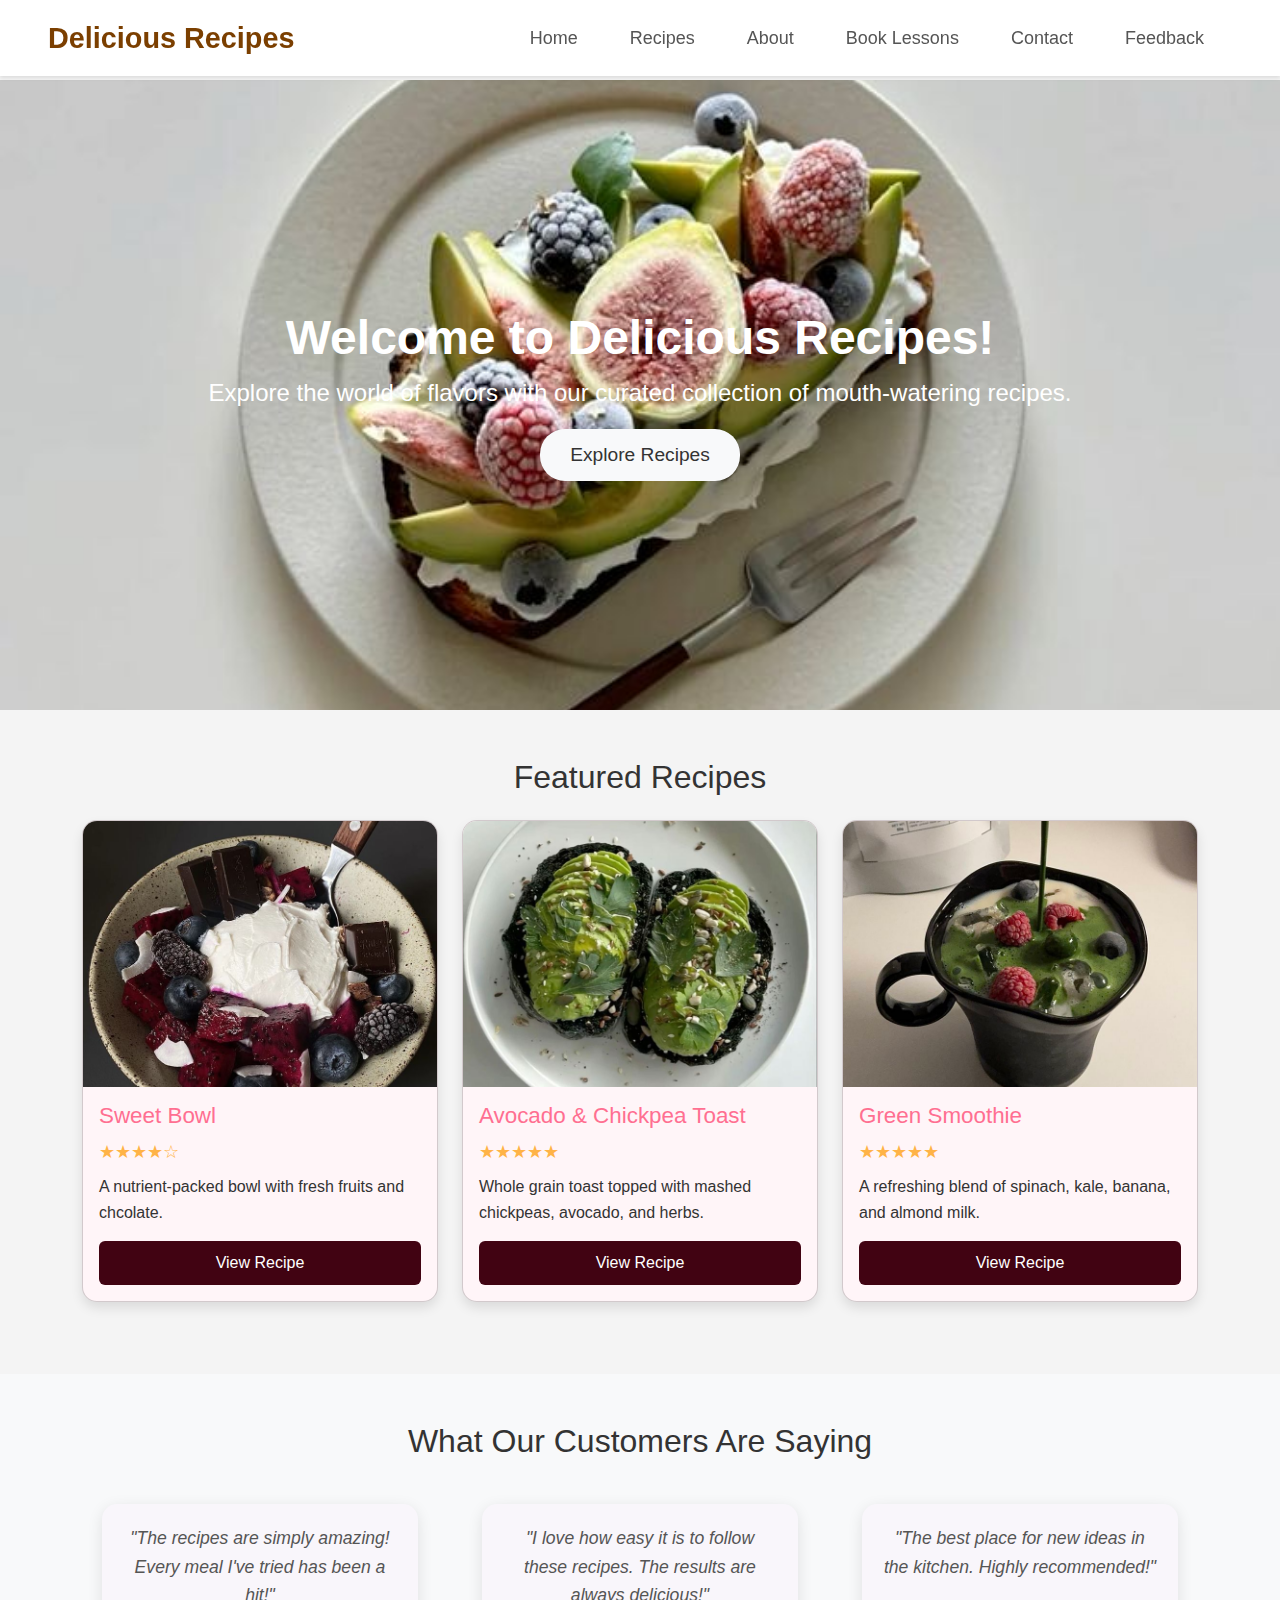
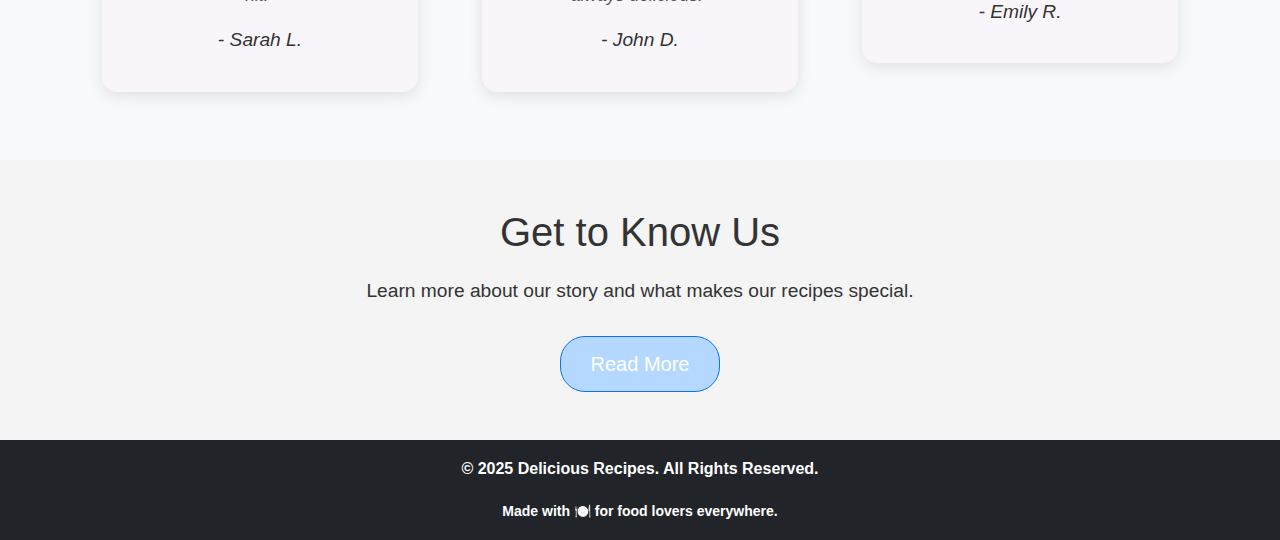
<file: index.html>
<!DOCTYPE html>
<html lang="en">
<head>
  <meta charset="UTF-8" />
  <meta name="viewport" content="width=device-width, initial-scale=1" />
  <link rel="icon" href="images/Logo4.png" type="image/png" />
  <title>Delicious Recipes</title>
  <link href="https://cdn.jsdelivr.net/npm/bootstrap@5.3.3/dist/css/bootstrap.min.css" rel="stylesheet" />
  <link rel="stylesheet" href="style.css" />
</head>

<body>
  <nav class="navbar navbar-expand-lg navbar-light px-5 fixed-top custom-navbar">
    <a class="navbar-brand" href="index.html">Delicious Recipes</a>
    <button class="navbar-toggler" type="button" data-bs-toggle="collapse" data-bs-target="#navbarNav">
      <span class="navbar-toggler-icon"></span>
    </button>
    <div class="collapse navbar-collapse justify-content-end" id="navbarNav">
      <ul class="navbar-nav">
        <li class="nav-item active"><a class="nav-link" href="index.html">Home</a></li>
        <li class="nav-item"><a class="nav-link" href="recipes.html">Recipes</a></li>
        <li class="nav-item"><a class="nav-link" href="about.html">About</a></li>
        <li class="nav-item"><a class="nav-link" href="book.html">Book Lessons</a></li>
        <li class="nav-item"><a class="nav-link" href="contact.html">Contact</a></li>
        <li class="nav-item"><a class="nav-link" href="feedback.html">Feedback</a></li>
      </ul>
    </div>
  </nav>

  <header class="hero text-white text-center d-flex align-items-center" style="height: 70vh; background-image: url('images/diet.jpeg'); background-size: cover; background-position: center;">
    <div class="container text-center">
      <h1 class="display-4">Welcome to Delicious Recipes!</h1>
      <p class="lead">Explore the world of flavors with our curated collection of mouth-watering recipes.</p>
      <a href="recipes.html" class="btn ">Explore Recipes</a>
    </div>
  </header>

<section id="featured-recipes" class="py-5">
  <div class="container">
    <h2 class="text-center mb-4">Featured Recipes</h2>
    <div class="row justify-content-center">

      <div class="col-md-4 mb-4">
        <div class="card">
          <img src="images/desert1.jpg" class="card-img-top" alt="Sweet Bowl" />
          <div class="card-body">
            <h5 class="card-title">Sweet Bowl</h5>
            <div class="card-rating">&#9733;&#9733;&#9733;&#9733;&#9734;</div>
            <p class="card-text">A nutrient-packed bowl with fresh fruits and chcolate.</p>
            <a href="recipes.html" class="btn">View Recipe</a>
          </div>
        </div>
      </div>

      <div class="col-md-4 mb-4">
        <div class="card">
          <img src="images/Avo.jpeg" class="card-img-top" alt="Avocado & Chickpea Toast" />
          <div class="card-body">
            <h5 class="card-title">Avocado & Chickpea Toast</h5>
            <div class="card-rating">&#9733;&#9733;&#9733;&#9733;&#9733;</div>
            <p class="card-text">Whole grain toast topped with mashed chickpeas, avocado, and herbs.</p>
            <a href="recipes.html" class="btn">View Recipe</a>
          </div>
        </div>
      </div>

      <div class="col-md-4 mb-4">
        <div class="card">
          <img src="images/food9 (2).jpeg" class="card-img-top" alt="Green Smoothie" />
          <div class="card-body">
            <h5 class="card-title">Green Smoothie</h5>
            <div class="card-rating">&#9733;&#9733;&#9733;&#9733;&#9733;</div>
            <p class="card-text">A refreshing blend of spinach, kale, banana, and almond milk.</p>
            <a href="recipes.html" class="btn">View Recipe</a>
          </div>
        </div>
      </div>
    </div>
  </div>

</section>
  <section id="feedback" class="bg-light py-5">
    <div class="container">
      <h2 class="text-center mb-4">What Our Customers Are Saying</h2>
      <div class="row">
        <div class="col-md-4">
          <div class="testimonial text-center">
            <p>"The recipes are simply amazing! Every meal I've tried has been a hit!"</p>
            <p class="font-weight-bold">- Sarah L.</p>
          </div>
        </div>

        <div class="col-md-4">
          <div class="testimonial text-center">
            <p>"I love how easy it is to follow these recipes. The results are always delicious!"</p>
            <p class="font-weight-bold">- John D.</p>
          </div>
        </div>

        <div class="col-md-4">
          <div class="testimonial text-center">
            <p>"The best place for new ideas in the kitchen. Highly recommended!"</p>
            <p class="font-weight-bold">- Emily R.</p>
          </div>
        </div>
      </div>
    </div>
  </section>

  <section id="about" class="text-center py-5">
    <div class="container">
      <h2>Get to Know Us</h2>
      <p class="lead">Learn more about our story and what makes our recipes special.</p>
      <a href="about.html" class="btn btn-primary btn-lg">Read More</a>
    </div>
  </section>
  
  <footer class="bg-dark text-white text-center py-3">
    <p>&copy; 2025 Delicious Recipes. All Rights Reserved.</p>
    <small>Made with  🍽️ for food lovers everywhere.</small>
  </footer>
  <script src="https://cdn.jsdelivr.net/npm/bootstrap@5.3.3/dist/js/bootstrap.bundle.min.js"></script>
  
</body>
</html>
</file>
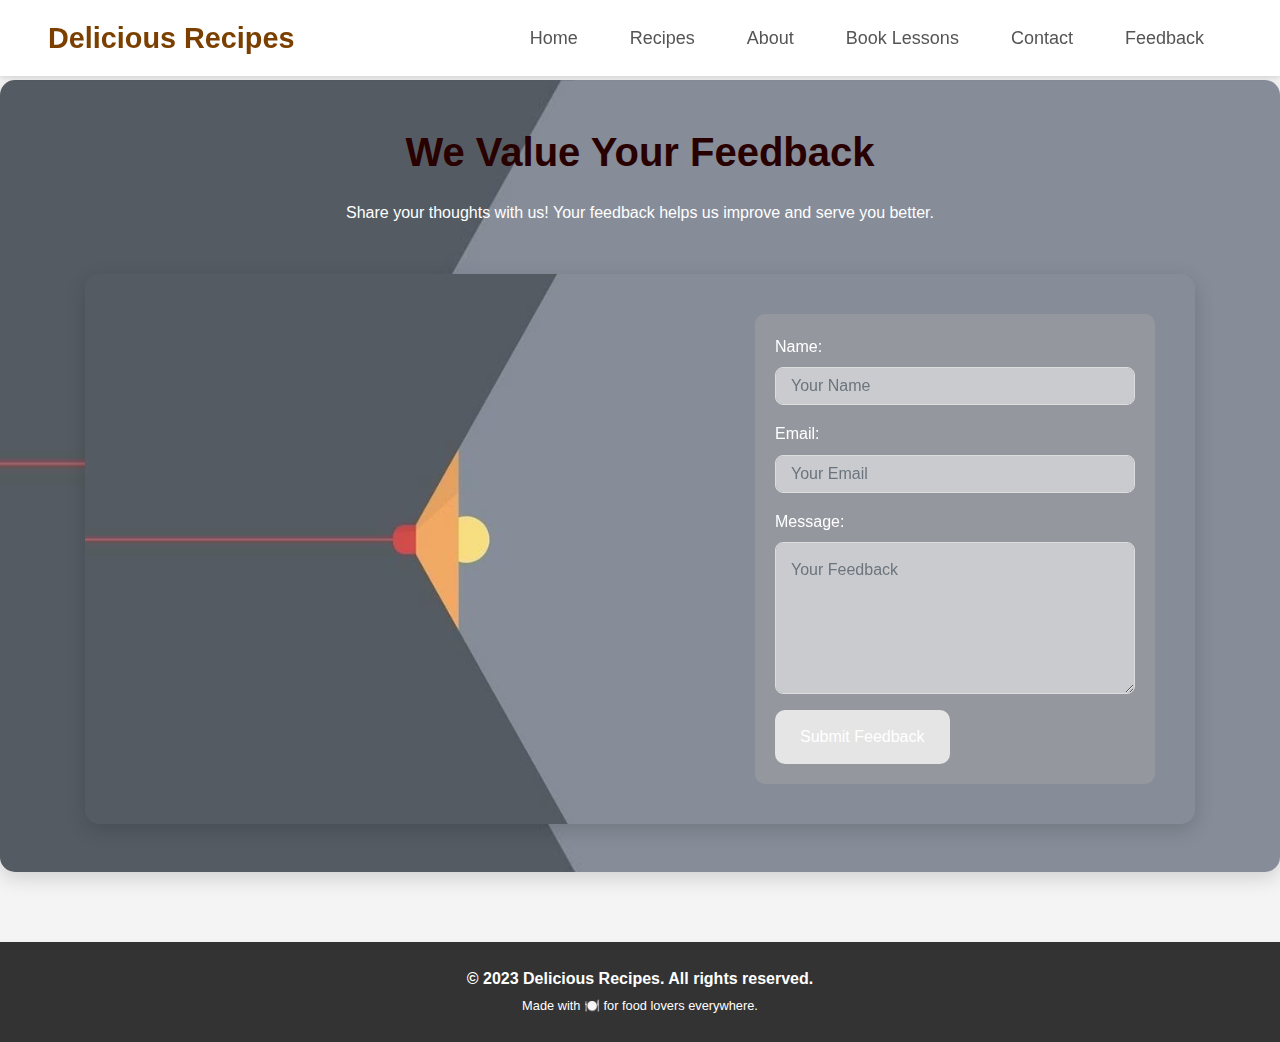
<file: feedback.html>
<!DOCTYPE html>
<html lang="en">
<head>
  <meta charset="UTF-8">
  <meta name="viewport" content="width=device-width, initial-scale=1.0">
  <link rel="icon" href="images/Logo4.png" type="image/png" />
  <title>Feedback - Delicious Recipes</title>
  <link rel="stylesheet" href="https://stackpath.bootstrapcdn.com/bootstrap/4.5.2/css/bootstrap.min.css">
  <link rel="stylesheet" href="style.css">
</head>
<body>
  <nav class="navbar navbar-expand-lg navbar-light px-5 fixed-top custom-navbar">
    <a class="navbar-brand" href="index.html">Delicious Recipes</a>
    <button class="navbar-toggler" type="button" data-toggle="collapse" data-target="#navbarNav">
      <span class="navbar-toggler-icon"></span>
    </button>
    <div class="collapse navbar-collapse justify-content-end" id="navbarNav">
      <ul class="navbar-nav">
        <li class="nav-item"><a class="nav-link" href="index.html">Home</a></li>
        <li class="nav-item"><a class="nav-link" href="recipes.html">Recipes</a></li>
        <li class="nav-item"><a class="nav-link" href="about.html">About</a></li>
        <li class="nav-item"><a class="nav-link" href="book.html">Book Lessons</a></li>
        <li class="nav-item"><a class="nav-link" href="contact.html">Contact</a></li>
        <li class="nav-item active"><a class="nav-link" href="feedback.html">Feedback</a></li>
      </ul>
    </div>
  </nav>
<section class="feedback-section py-5 mt-5">
  <div class="container">
    <h2 class="section-title text-center mb-4">We Value Your Feedback</h2>
    <p class="text-center mb-5">
      Share your thoughts with us! Your feedback helps us improve and serve you better.
    </p>
    <div class="feedback-background">
      <form class="feedback-form">
        <div class="form-group">
          <label for="name">Name:</label>
          <input type="text" class="form-control" id="name" placeholder="Your Name" required>
        </div>
        <div class="form-group">
          <label for="email">Email:</label>
          <input type="email" class="form-control" id="email" placeholder="Your Email" required>
        </div>
        <div class="form-group">
          <label for="message">Message:</label>
          <textarea class="form-control" id="message" rows="5" placeholder="Your Feedback" required></textarea>
        </div>
        <button type="submit" class="btn custom-btn">Submit Feedback</button>
      </form>
    </div>
  </div>
</section>
  <footer class="footer text-center py-4">
    <div class="container">
      <p>&copy; 2023 Delicious Recipes. All rights reserved.</p>
      <small>Made with  🍽️ for food lovers everywhere.</small>
    </div>
  </footer>
  
</body>
</html>
</file>
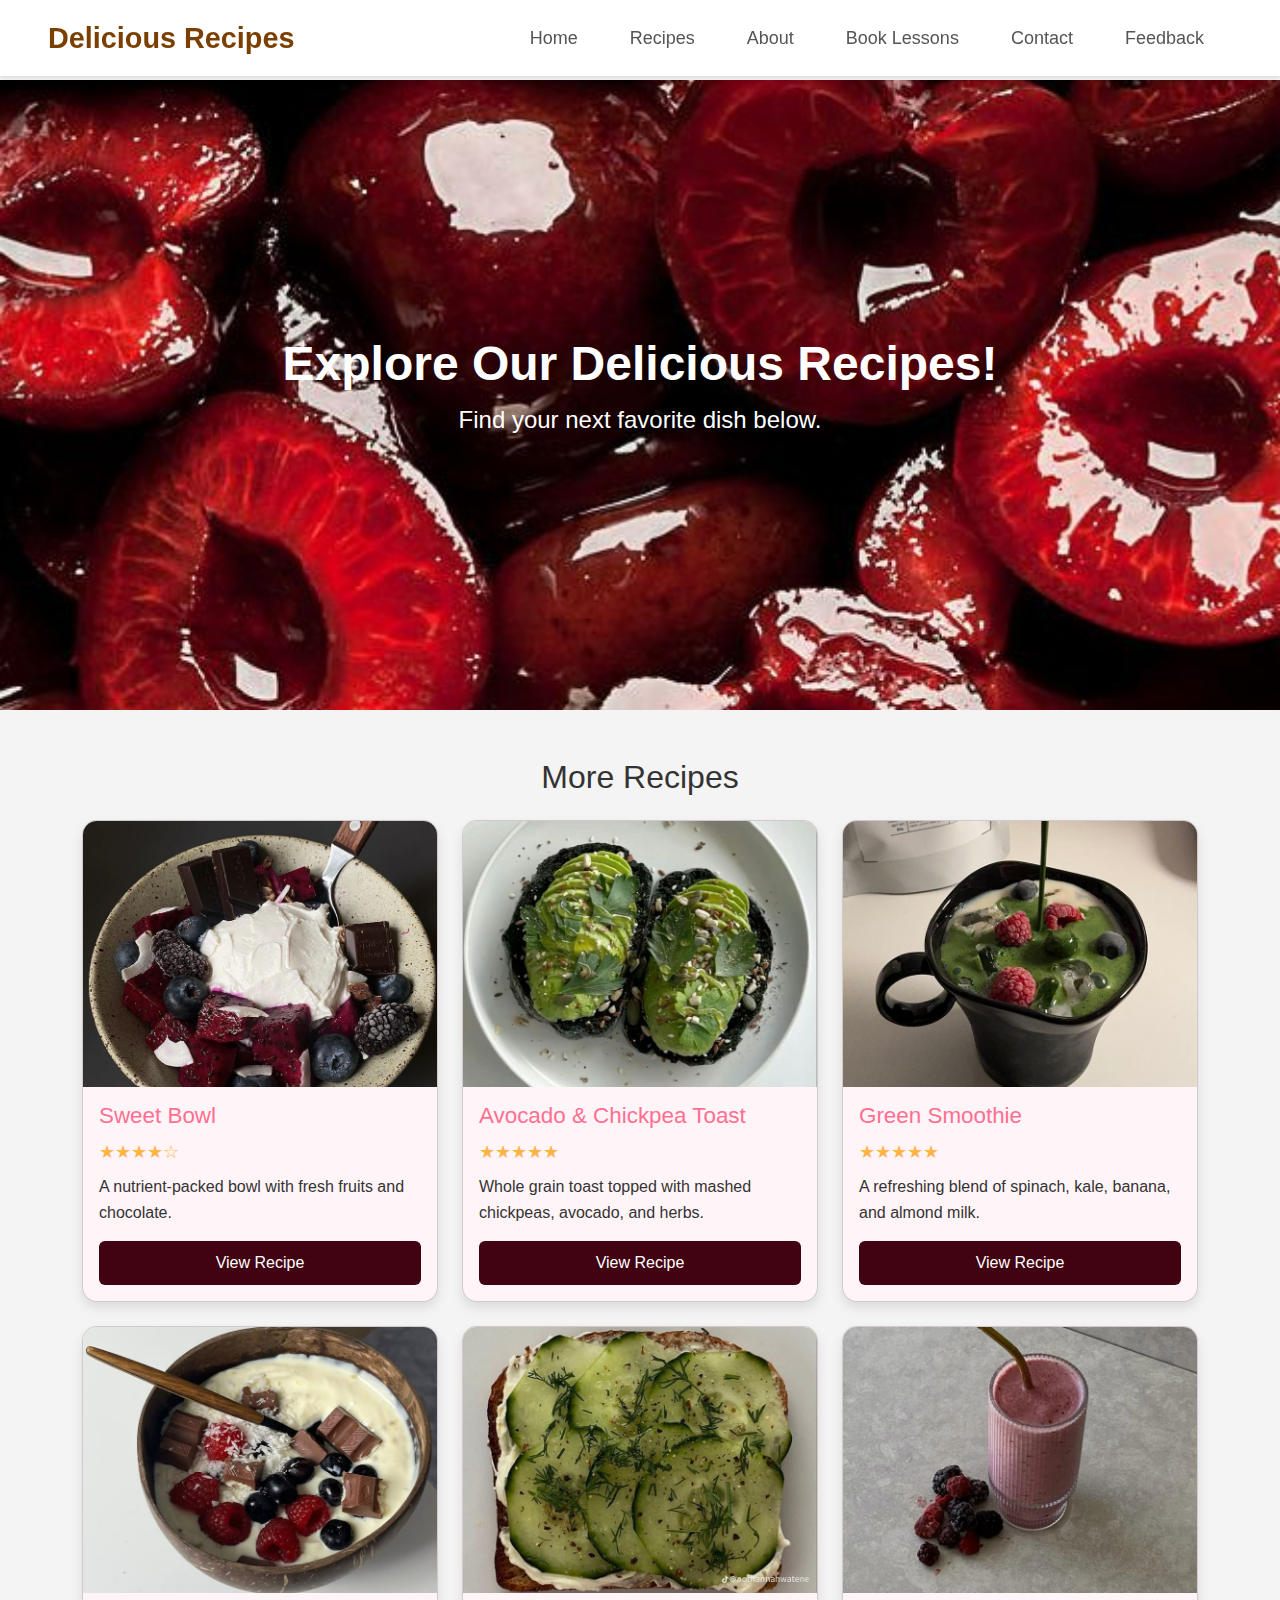
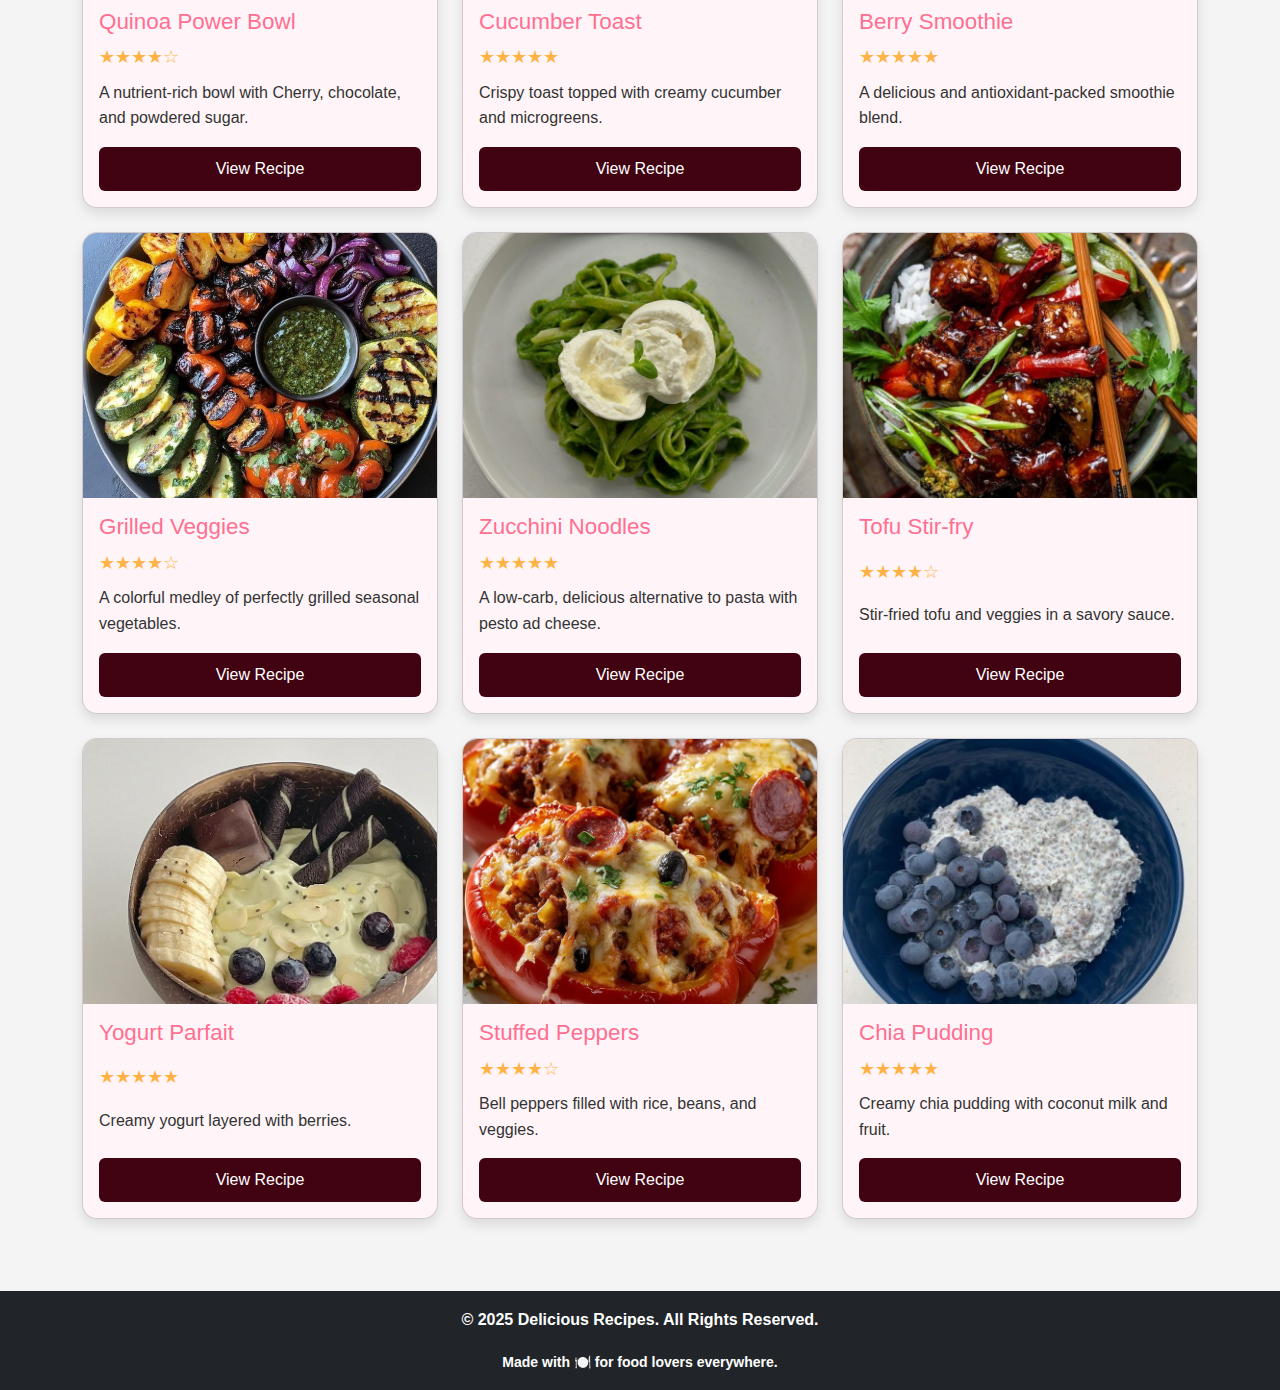
<file: recipes.html>
<!DOCTYPE html>
<html lang="en">
<head>
  <meta charset="UTF-8" />
  <meta name="viewport" content="width=device-width, initial-scale=1" />
  <link rel="icon" href="images/Logo4.png" type="image/png" />
  <title>Delicious Recipes - Recipes</title>
  <link href="https://cdn.jsdelivr.net/npm/bootstrap@5.3.3/dist/css/bootstrap.min.css" rel="stylesheet" />
  <link rel="stylesheet" href="style.css" />
</head>

<body>
  <nav class="navbar navbar-expand-lg navbar-light px-5 fixed-top custom-navbar">
    <a class="navbar-brand" href="index.html">Delicious Recipes</a>
    <button class="navbar-toggler" type="button" data-bs-toggle="collapse" data-bs-target="#navbarNav">
      <span class="navbar-toggler-icon"></span>
    </button>
    <div class="collapse navbar-collapse justify-content-end" id="navbarNav">
      <ul class="navbar-nav">
        <li class="nav-item"><a class="nav-link" href="index.html">Home</a></li>
        <li class="nav-item active"><a class="nav-link" href="recipes.html">Recipes</a></li>
        <li class="nav-item"><a class="nav-link" href="about.html">About</a></li>
        <li class="nav-item"><a class="nav-link" href="book.html">Book Lessons</a></li>
        <li class="nav-item"><a class="nav-link" href="contact.html">Contact</a></li>
        <li class="nav-item"><a class="nav-link" href="feedback.html">Feedback</a></li>
      </ul>
    </div>
  </nav>
  <header class="hero text-white text-center d-flex align-items-center" style="height: 70vh; background-image: url('images/Rbackground.jpeg'); background-size: cover; background-position: center; margin-top: 56px;">
    <div class="container">
      <h1 class="display-4">Explore Our Delicious Recipes!</h1>
      <p class="lead">Find your next favorite dish below.</p>
    </div>
  </header>
   <section id="More-Recipes" class="py-5">
  <div class="container">
    <h2 class="text-center mb-4">More Recipes</h2>
    <div class="row justify-content-center">
      <div class="col-md-4 mb-4">
        <div class="card">
          <img src="images/desert1.jpg" class="card-img-top" alt="Sweet Bowl" />
          <div class="card-body">
            <h5 class="card-title">Sweet Bowl</h5>
            <div class="card-rating">&#9733;&#9733;&#9733;&#9733;&#9734;</div>
            <p class="card-text">A nutrient-packed bowl with fresh fruits and chocolate.</p>
            <button type="button" class="btn" data-bs-toggle="modal" data-bs-target="#modalSweetBowl">View Recipe</button>
          </div>
        </div>
      </div>
      <div class="col-md-4 mb-4">
        <div class="card">
          <img src="images/Avo.jpeg" class="card-img-top" alt="Avocado & Chickpea Toast" />
          <div class="card-body">
            <h5 class="card-title">Avocado & Chickpea Toast</h5>
            <div class="card-rating">&#9733;&#9733;&#9733;&#9733;&#9733;</div>
            <p class="card-text">Whole grain toast topped with mashed chickpeas, avocado, and herbs.</p>
            <button type="button" class="btn" data-bs-toggle="modal" data-bs-target="#modalAvocadoChickpeaToast">View Recipe</button>
          </div>
        </div>
      </div>
      <div class="col-md-4 mb-4">
        <div class="card">
          <img src="images/food9 (2).jpeg" class="card-img-top" alt="Green Smoothie" />
          <div class="card-body">
            <h5 class="card-title">Green Smoothie</h5>
            <div class="card-rating">&#9733;&#9733;&#9733;&#9733;&#9733;</div>
            <p class="card-text">A refreshing blend of spinach, kale, banana, and almond milk.</p>
            <button type="button" class="btn" data-bs-toggle="modal" data-bs-target="#modalGreenSmoothie">View Recipe</button>
          </div>
        </div>
      </div>
      <div class="col-md-4 mb-4">
        <div class="card">
          <img src="images/food4.jpeg" class="card-img-top" alt="Quinoa Bowl" />
          <div class="card-body">
            <h5 class="card-title">Quinoa Power Bowl</h5>
            <div class="card-rating">&#9733;&#9733;&#9733;&#9733;&#9734;</div>
            <p class="card-text">A nutrient-rich bowl with Cherry, chocolate, and powdered sugar.</p>
            <button type="button" class="btn" data-bs-toggle="modal" data-bs-target="#modalQuinoa">View Recipe</button>
          </div>
        </div>
      </div>
      <div class="col-md-4 mb-4">
        <div class="card">
          <img src="images/food16.jpeg" class="card-img-top" alt="Cucumber Toast" />
          <div class="card-body">
            <h5 class="card-title">Cucumber Toast</h5>
            <div class="card-rating">&#9733;&#9733;&#9733;&#9733;&#9733;</div>
            <p class="card-text">Crispy toast topped with creamy cucumber   and microgreens.</p>
            <button type="button" class="btn" data-bs-toggle="modal" data-bs-target="#modalCucumber">View Recipe</button>
          </div>
        </div>
      </div>
      <div class="col-md-4 mb-4">
        <div class="card">
          <img src="images/smoothie1.jpg" class="card-img-top" alt="Berry Smoothie" />
          <div class="card-body">
            <h5 class="card-title">Berry Smoothie</h5>
            <div class="card-rating">&#9733;&#9733;&#9733;&#9733;&#9733;</div>
            <p class="card-text">A delicious and antioxidant-packed smoothie blend.</p>
            <button type="button" class="btn" data-bs-toggle="modal" data-bs-target="#modalSmoothie">View Recipe</button>
          </div>
        </div>
      </div>
      <div class="col-md-4 mb-4">
        <div class="card">
          <img src="images/food7 (4).jpeg" class="card-img-top" alt="Grilled Veggies" />
          <div class="card-body">
            <h5 class="card-title">Grilled Veggies</h5>
            <div class="card-rating">&#9733;&#9733;&#9733;&#9733;&#9734;</div>
            <p class="card-text">A colorful medley of perfectly grilled seasonal vegetables.</p>
            <button type="button" class="btn" data-bs-toggle="modal" data-bs-target="#modalVeggies">View Recipe</button>
          </div>
        </div>
      </div>
      <div class="col-md-4 mb-4">
        <div class="card">
          <img src="images/food8 (3).jpeg" class="card-img-top" alt="Zucchini Noodles" />
          <div class="card-body">
            <h5 class="card-title">Zucchini Noodles</h5>
            <div class="card-rating">&#9733;&#9733;&#9733;&#9733;&#9733;</div>
            <p class="card-text">A low-carb, delicious alternative to pasta with pesto ad cheese.</p>
            <button type="button" class="btn" data-bs-toggle="modal" data-bs-target="#modalZoodles">View Recipe</button>
          </div>
        </div>
      </div>
      <div class="col-md-4 mb-4">
        <div class="card">
          <img src="images/food9 (3).jpeg" class="card-img-top" alt="Tofu Stir-fry" />
          <div class="card-body">
            <h5 class="card-title">Tofu Stir-fry</h5>
            <div class="card-rating">&#9733;&#9733;&#9733;&#9733;&#9734;</div>
            <p class="card-text">Stir-fried tofu and veggies in a savory sauce.</p>
            <button type="button" class="btn" data-bs-toggle="modal" data-bs-target="#modalTofu">View Recipe</button>
          </div>
        </div>
      </div>
      <div class="col-md-4 mb-4">
        <div class="card">
          <img src="images/food5.jpeg" class="card-img-top" alt="Greek Yogurt Parfait" />
          <div class="card-body">
            <h5 class="card-title">Yogurt Parfait</h5>
            <div class="card-rating">&#9733;&#9733;&#9733;&#9733;&#9733;</div>
            <p class="card-text">Creamy yogurt layered with berries.</p>
            <button type="button" class="btn" data-bs-toggle="modal" data-bs-target="#modalParfait">View Recipe</button>
          </div>
        </div>
      </div>
      <div class="col-md-4 mb-4">
        <div class="card">
          <img src="images/food11 (2).jpeg" class="card-img-top" alt="Stuffed Peppers" />
          <div class="card-body">
            <h5 class="card-title">Stuffed Peppers</h5>
            <div class="card-rating">&#9733;&#9733;&#9733;&#9733;&#9734;</div>
            <p class="card-text">Bell peppers filled with rice, beans, and veggies.</p>
            <button type="button" class="btn" data-bs-toggle="modal" data-bs-target="#modalPeppers">View Recipe</button>
          </div>
        </div>
      </div>
      <div class="col-md-4 mb-4">
        <div class="card">
          <img src="images/food15.jpeg" class="card-img-top" alt="Chia Pudding" />
          <div class="card-body">
            <h5 class="card-title">Chia Pudding</h5>
            <div class="card-rating">&#9733;&#9733;&#9733;&#9733;&#9733;</div>
            <p class="card-text">Creamy chia pudding with coconut milk and fruit.</p>
            <button type="button" class="btn" data-bs-toggle="modal" data-bs-target="#modalChia">View Recipe</button>
          </div>
        </div>
      </div>

    </div>
  </div>
</section>
<div class="modal fade" id="modalSweetBowl" tabindex="-1" aria-labelledby="modalSweetBowlLabel" aria-hidden="true">
  <div class="modal-dialog modal-lg modal-dialog-centered">
    <div class="modal-content text-dark">
      <div class="modal-header">
        <h5 class="modal-title" id="modalSweetBowlLabel">Sweet Bowl Recipe</h5>
        <button type="button" class="btn-close" data-bs-dismiss="modal" aria-label="Close"></button>
      </div>
      <div class="modal-body">
        <h6>Ingredients:</h6>
        <ul>
          <li>1 cup White Greek yogurt</li>
          <li>1/2 cup chopped Passion Fruit</li>
          <li>1/2 cup cherries</li>
          <li>1/4 cup Blueberries</li>
          <li>5 chunks of chocolate</li>
          <li>4 Blackberries</li>
        </ul>
        <h6>Instructions:</h6>
        <ol>
          <li>Whisk the white Greek yogurt until fluffy.</li>
          <li>Chop the passion fruit into blocks.</li>
          <li>Dish the yogurt in the middle of your bowl.</li>
          <li>Add the berries and passion fruit around it.</li>
          <li>Place the chocolate chunks around the edges.</li>
        </ol>
      </div>
    </div>
  </div>
</div>
<div class="modal fade" id="modalAvocadoChickpeaToast" tabindex="-1" aria-labelledby="modalAvocadoChickpeaToastLabel" aria-hidden="true">
  <div class="modal-dialog modal-lg modal-dialog-centered">
    <div class="modal-content text-dark">
      <div class="modal-header">
        <h5 class="modal-title" id="modalAvocadoChickpeaToastLabel">Avocado & Chickpea Toast Recipe</h5>
        <button type="button" class="btn-close" data-bs-dismiss="modal" aria-label="Close"></button>
      </div>
      <div class="modal-body">
        <h6>Ingredients:</h6>
        <ul>
          <li>2 slices whole grain bread</li>
          <li>1/2 cup canned chickpeas, mashed</li>
          <li>1 ripe avocado, mashed</li>
          <li>1 tbsp lemon juice</li>
          <li>Salt and pepper to taste</li>
          <li>Chopped fresh herbs (cilantro or parsley)</li>
        </ul>
        <h6>Instructions:</h6>
        <ol>
          <li>Toast the bread slices until crispy.</li>
          <li>In a bowl, mix mashed chickpeas, mashed avocado, lemon juice, salt, and pepper.</li>
          <li>Spread the mixture evenly over the toasted bread.</li>
          <li>Sprinkle fresh herbs on top and serve immediately.</li>
        </ol>
      </div>
    </div>
  </div>
</div>
<div class="modal fade" id="modalGreenSmoothie" tabindex="-1" aria-labelledby="modalGreenSmoothieLabel" aria-hidden="true">
  <div class="modal-dialog modal-lg modal-dialog-centered">
    <div class="modal-content text-dark">
      <div class="modal-header">
        <h5 class="modal-title" id="modalGreenSmoothieLabel">Green Smoothie Recipe</h5>
        <button type="button" class="btn-close" data-bs-dismiss="modal" aria-label="Close"></button>
      </div>
      <div class="modal-body">
        <h6>Ingredients:</h6>
        <ul>
          <li>1 cup spinach</li>
          <li>1/2 cup kale</li>
          <li>1 banana</li>
          <li>1 cup almond milk</li>
          <li>1 tbsp chia seeds (optional)</li>
        </ul>
        <h6>Instructions:</h6>
        <ol>
          <li>Combine all ingredients in a blender.</li>
          <li>Blend until smooth and creamy.</li>
          <li>Pour into a glass and enjoy immediately.</li>
        </ol>
      </div>
    </div>
  </div>
</div>
<div class="modal fade" id="modalQuinoa" tabindex="-1" aria-labelledby="modalQuinoaLabel" aria-hidden="true">
  <div class="modal-dialog modal-lg modal-dialog-centered">
    <div class="modal-content text-dark">
      <div class="modal-header">
        <h5 class="modal-title" id="modalQuinoaLabel">Quinoa Power Bowl Recipe</h5>
        <button type="button" class="btn-close" data-bs-dismiss="modal" aria-label="Close"></button>
      </div>
      <div class="modal-body">
        <h6>Ingredients:</h6>
        <ul>
          <li>1 cup heated white chocolate</li>
          <li>1/2 cup youghut</li>
          <li>1 cup mixed fruits of choice</li>
          <li>5g chocolate</li>
          <li>2 tbsp powdered sugar</li>
        </ul>
        <h6>Instructions:</h6>
        <ol>
          <li>Mix the white chocolate and youghut .</li>
          <li>Add mixed fruits.</li>
          <li>Add chocolate and springle powdered sugar.</li>
          <li>surve after 5 minutes of chilling.</li>
        </ol>
      </div>
    </div>
  </div>
</div>
<div class="modal fade" id="modalCucumber" tabindex="-1" aria-labelledby="modalCucumberLabel" aria-hidden="true">
  <div class="modal-dialog modal-lg modal-dialog-centered">
    <div class="modal-content text-dark">
      <div class="modal-header">
        <h5 class="modal-title" id="modalCucumberLabel">Cucumber Toast Recipe</h5>
        <button type="button" class="btn-close" data-bs-dismiss="modal" aria-label="Close"></button>
      </div>
      <div class="modal-body">
        <h6>Ingredients:</h6>
        <ul>
          <li>2 slices whole grain bread</li>
          <li>1 ripe Cucumber</li>
          <li>Salt and pepper to taste</li>
          <li>Microgreens for garnish</li>
          <li>1 tsp olive oil (optional)</li>
        </ul>
        <h6>Instructions:</h6>
        <ol>
          <li>Toast the bread until golden.</li>
          <li>Mash the avocado with salt and pepper.</li>
          <li>Spread the Cucumber splices on toast.</li>
          <li>Drizzle olive oil and top with microgreens.</li>
          <li>Serve immediately.</li>
        </ol>
      </div>
    </div>
  </div>
</div>
<div class="modal fade" id="modalSmoothie" tabindex="-1" aria-labelledby="modalSmoothieLabel" aria-hidden="true">
  <div class="modal-dialog modal-lg modal-dialog-centered">
    <div class="modal-content text-dark">
      <div class="modal-header">
        <h5 class="modal-title" id="modalSmoothieLabel">Berry Smoothie Recipe</h5>
        <button type="button" class="btn-close" data-bs-dismiss="modal" aria-label="Close"></button>
      </div>
      <div class="modal-body">
        <h6>Ingredients:</h6>
        <ul>
          <li>1 cup mixed berries (fresh or frozen)</li>
          <li>1 banana</li>
          <li>1 cup Greek yogurt</li>
          <li>1/2 cup almond milk</li>
          <li>1 tbsp honey (optional)</li>
        </ul>
        <h6>Instructions:</h6>
        <ol>
          <li>Combine all ingredients in a blender.</li>
          <li>Blend until smooth.</li>
          <li>Pour into glass and serve chilled.</li>
        </ol>
      </div>
    </div>
  </div>
</div>
<div class="modal fade" id="modalVeggies" tabindex="-1" aria-labelledby="modalVeggiesLabel" aria-hidden="true">
  <div class="modal-dialog modal-lg modal-dialog-centered">
    <div class="modal-content text-dark">
      <div class="modal-header">
        <h5 class="modal-title" id="modalVeggiesLabel">Grilled Veggies Recipe</h5>
        <button type="button" class="btn-close" data-bs-dismiss="modal" aria-label="Close"></button>
      </div>
      <div class="modal-body">
        <h6>Ingredients:</h6>
        <ul>
          <li>1 zucchini, sliced</li>
          <li>1 bell pepper, sliced</li>
          <li>1 red onion, sliced</li>
          <li>2 tbsp olive oil</li>
          <li>Salt, pepper, and herbs to taste</li>
        </ul>
        <h6>Instructions:</h6>
        <ol>
          <li>Preheat grill to medium heat.</li>
          <li>Toss veggies in olive oil, salt, pepper, and herbs.</li>
          <li>Grill veggies for 5-7 minutes each side until tender.</li>
          <li>Serve warm.</li>
        </ol>
      </div>
    </div>
  </div>
</div>
<div class="modal fade" id="modalZoodles" tabindex="-1" aria-labelledby="modalZoodlesLabel" aria-hidden="true">
  <div class="modal-dialog modal-lg modal-dialog-centered">
    <div class="modal-content text-dark">
      <div class="modal-header">
        <h5 class="modal-title" id="modalZoodlesLabel">Zucchini Noodles Recipe</h5>
        <button type="button" class="btn-close" data-bs-dismiss="modal" aria-label="Close"></button>
      </div>
      <div class="modal-body">
        <h6>Ingredients:</h6>
        <ul>
          <li>2 medium zucchinis, spiralized</li>
          <li>1/2 cup pesto sauce</li>
          <li>1 tbsp olive oil</li>
          <li>Salt and pepper to taste</li>
          <li>Parmesan cheese (optional)</li>
        </ul>
        <h6>Instructions:</h6>
        <ol>
          <li>Heat olive oil in a pan over medium heat.</li>
          <li>Add zucchini noodles and sauté for 2-3 minutes.</li>
          <li>Toss with pesto sauce, salt, and pepper.</li>
          <li>Serve topped with Parmesan if desired.</li>
        </ol>
      </div>
    </div>
  </div>
</div>
<div class="modal fade" id="modalTofu" tabindex="-1" aria-labelledby="modalTofuLabel" aria-hidden="true">
  <div class="modal-dialog modal-lg modal-dialog-centered">
    <div class="modal-content text-dark">
      <div class="modal-header">
        <h5 class="modal-title" id="modalTofuLabel">Tofu Stir-fry Recipe</h5>
        <button type="button" class="btn-close" data-bs-dismiss="modal" aria-label="Close"></button>
      </div>
      <div class="modal-body">
        <h6>Ingredients:</h6>
        <ul>
          <li>200g firm tofu, cubed</li>
          <li>1 cup mixed vegetables (bell peppers, broccoli, carrots)</li>
          <li>2 tbsp soy sauce</li>
          <li>1 tbsp sesame oil</li>
          <li>2 cloves garlic, minced</li>
          <li>1 tsp grated ginger</li>
        </ul>
        <h6>Instructions:</h6>
        <ol>
          <li>Heat sesame oil in a pan over medium heat.</li>
          <li>Add garlic and ginger, sauté for 1 minute.</li>
          <li>Add tofu and vegetables, stir-fry for 5-7 minutes.</li>
          <li>Add soy sauce, toss well, and cook another 2 minutes.</li>
          <li>Serve hot with rice or noodles.</li>
        </ol>
      </div>
    </div>
  </div>
</div>
<div class="modal fade" id="modalParfait" tabindex="-1" aria-labelledby="modalParfaitLabel" aria-hidden="true">
  <div class="modal-dialog modal-lg modal-dialog-centered">
    <div class="modal-content text-dark">
      <div class="modal-header">
        <h5 class="modal-title" id="modalParfaitLabel">Greek Yogurt Parfait Recipe</h5>
        <button type="button" class="btn-close" data-bs-dismiss="modal" aria-label="Close"></button>
      </div>
      <div class="modal-body">
        <h6>Ingredients:</h6>
        <ul>
          <li>1 cup Greek yogurt</li>
          <li>1/2 cup mixed berries</li>
          <li>1/4 cup granola</li>
          <li>1 tbsp honey (optional)</li>
        </ul>
        <h6>Instructions:</h6>
        <ol>
          <li>Layer yogurt, berries, and granola in a glass.</li>
          <li>Drizzle honey on top if desired.</li>
          <li>Serve immediately or chill before serving.</li>
        </ol>
      </div>
    </div>
  </div>
</div>
<div class="modal fade" id="modalPeppers" tabindex="-1" aria-labelledby="modalPeppersLabel" aria-hidden="true">
  <div class="modal-dialog modal-lg modal-dialog-centered">
    <div class="modal-content text-dark">
      <div class="modal-header">
        <h5 class="modal-title" id="modalPeppersLabel">Stuffed Peppers Recipe</h5>
        <button type="button" class="btn-close" data-bs-dismiss="modal" aria-label="Close"></button>
      </div>
      <div class="modal-body">
        <h6>Ingredients:</h6>
        <ul>
          <li>4 bell peppers, tops cut off and seeds removed</li>
          <li>1 cup cooked rice</li>
          <li>1/2 cup black beans</li>
          <li>1/2 cup corn kernels</li>
          <li>1/2 cup diced tomatoes</li>
          <li>1 tsp cumin</li>
          <li>Salt and pepper to taste</li>
        </ul>
        <h6>Instructions:</h6>
        <ol>
          <li>Preheat oven to 375°F (190°C).</li>
          <li>Mix rice, beans, corn, tomatoes, cumin, salt, and pepper.</li>
          <li>Stuff mixture into bell peppers.</li>
          <li>Place peppers in a baking dish and bake for 30-35 minutes.</li>
          <li>Serve warm.</li>
        </ol>
      </div>
    </div>
  </div>
</div>
<div class="modal fade" id="modalChia" tabindex="-1" aria-labelledby="modalChiaLabel" aria-hidden="true">
  <div class="modal-dialog modal-lg modal-dialog-centered">
    <div class="modal-content text-dark">
      <div class="modal-header">
        <h5 class="modal-title" id="modalChiaLabel">Chia Pudding Recipe</h5>
        <button type="button" class="btn-close" data-bs-dismiss="modal" aria-label="Close"></button>
      </div>
      <div class="modal-body">
        <h6>Ingredients:</h6>
        <ul>
          <li>3 tbsp chia seeds</li>
          <li>1 cup coconut milk</li>
          <li>1 tbsp maple syrup or honey</li>
          <li>Fresh fruit for topping</li>
        </ul>
        <h6>Instructions:</h6>
        <ol>
          <li>Mix chia seeds, coconut milk, and sweetener in a bowl.</li>
          <li>Stir well and let sit for 5 minutes.</li>
          <li>Stir again to break up any clumps.</li>
          <li>Cover and refrigerate for at least 2 hours or overnight.</li>
          <li>Top with fresh fruit before serving.</li>
        </ol>
      </div>
    </div>
  </div>
</div>
  <footer class="bg-dark text-white text-center py-3">
    <p>&copy; 2025 Delicious Recipes. All Rights Reserved.</p>
    <small>Made with  🍽️ for food lovers everywhere.</small>
  </footer>
  <script src="https://cdn.jsdelivr.net/npm/bootstrap@5.3.3/dist/js/bootstrap.bundle.min.js"></script>
</body>
</html>
</file>
<file: style.css>
* {
  margin: 0;
  padding: 0;
  box-sizing: border-box;
}


body {
  font-family: Arial, sans-serif;
  line-height: 1.6;
  background-color: #000000;
}


.custom-navbar {
  background-color: rgba(0, 0, 0, 0.6);
  padding: 10px 0;
}

.custom-navbar .navbar-brand {
  color: #000000;
  font-weight: bold;
}

.custom-navbar .navbar-nav .nav-link {
  color: #fff;
  margin-right: 20px;
  font-size: 18px;
}

.custom-navbar .navbar-nav .nav-link:hover {
  color: #f8f9fa;
}


.hero {
  background-image: url('images/diet.jpeg'); 
  background-size: cover;
  background-position: center;
  height: 70vh;
  display: flex;
  justify-content: center;
  align-items: center;
}

.hero .container {
  text-align: center;
  color: #fff;
}

.hero .display-4 {
  font-size: 3rem;
  font-weight: bold;
}

.hero .lead {
  font-size: 1.5rem;
}

.hero .btn {
  font-size: 1.2rem;
  padding: 12px 30px;
  background-color: #f8f9fa;
  color: #333;
  border: none;
  border-radius: 25px;
  transition: all 0.3s ease;
}

.hero .btn:hover {
  background-color: #b8d8fb;
  color: #fff;
  transform: scale(1.1);
}



#feedback {
  background-color: #fdfdfd;
  padding: 50px 0;
}

.testimonial {
  padding: 20px;
  background-color: #f9f6fb; 
  border-radius: 15px;
  box-shadow: 0 4px 15px rgba(0, 0, 0, 0.1);
  margin: 20px;
  transition: all 0.3s ease;
  position: relative;
  overflow: hidden;
}

.testimonial::before {
  content: "";
  position: absolute;
  width: 100%;
  height: 100%;
  top: 0;
  left: 0;
  background: linear-gradient(135deg, #f2e9fc, #f7f4ff); 
  opacity: 0;
  transition: opacity 0.3s ease;
}

.testimonial:hover::before {
  opacity: 0.5;
}

.testimonial:hover {
  transform: translateY(-5px); 
  box-shadow: 0 8px 20px rgba(0, 0, 0, 0.15);
}

.testimonial p {
  font-size: 1.1rem;
  font-style: italic;
  color: #555;
}

.testimonial .font-weight-bold {
  margin-top: 10px;
  font-size: 1.2rem;
  color: #333;
}




#about {
  padding: 50px 0;
}

#about h2 {
  font-size: 2.5rem;
  margin-bottom: 20px;
}

#about p {
  font-size: 1.2rem;
  margin-bottom: 30px;
}

#about .btn {
  background-color: #b4d8ff;
  color: #fff;
  padding: 12px 30px;
  border-radius: 25px;
  transition: all 0.3s ease;
}

#about .btn:hover {
  background-color: #4e647c;
}


footer {
  background-color: #5b5b5ba9;
  color: #fff;
  padding: 20px 0;
}

footer p {
  font-size: 1rem;
}


@media (max-width: 767px) {
  .custom-navbar .navbar-nav {
    text-align: center;
  }

  .hero .display-4 {
    font-size: 2rem;
  }

  .hero .lead {
    font-size: 1.2rem;
  }

  .card-title {
    font-size: 1.2rem;
  }

  .testimonial p {
    font-size: 1rem;
  }

  .testimonial .font-weight-bold {
    font-size: 1rem;
  }
}


.about-hero {
  margin-top: 100px;
  display: flex;
  justify-content: center;
  align-items: center;
  min-height: 60vh;
  background: linear-gradient(180deg, #f4f4f4, #a2a2a2); 
}


.about-card {
  background-color: #ffffff;
  padding: 40px;
  border-radius: 15px;
  box-shadow: 0 4px 15px rgba(0, 0, 0, 0.2);
  text-align: center;
  max-width: 600px;
  position: relative;
  transition: all 0.3s ease;
  transform: scale(1);
}

.about-card:hover {
  transform: scale(1.05);
}

.about-card::before {
  content: '';
  position: absolute;
  top: -10px;
  right: -10px;
  width: 50px;
  height: 50px;
  background-color: #e4d7fc;
  border-radius: 50%;
  z-index: -1;
  opacity: 0.5;
}

.about-card h1 {
  font-size: 2.5rem;
  font-weight: bold;
  color: #222222;
  margin-bottom: 15px;
}

.about-card p {
  font-size: 1.3rem;
  color: #555;
  margin-bottom: 20px;
}


.mission-section {
  background: linear-gradient(180deg, #e0e0e0, #a2a2a2); 
  padding: 60px 0;
}

.section-title {
  font-size: 2.1rem;
  margin-bottom: 30px;
  color: #333;
}


.mission-section p {
  font-size: 1.3rem;
  color: #444;
  max-width: 800px;
  margin: 0 auto 40px auto;
  line-height: 1.6;
}


.value-card {
  border-radius: 15px;
  box-shadow: 0 4px 15px rgba(0, 0, 0, 0.1);
  transition: all 0.3s ease;
  position: relative;
  overflow: hidden;
}

.value-card h5 {
  font-size: 1.5rem;
  margin-bottom: 15px;
  color: #333;
}

.value-card p {
  font-size: 1.1rem;
  color: #555;
}

.value-card:hover {
  transform: translateY(-10px);
  box-shadow: 0 8px 20px rgba(0, 0, 0, 0.15);
}

.value-card::before {
  content: '';
  position: absolute;
  top: -20px;
  left: -20px;
  width: 60px;
  height: 60px;
  background-color: rgba(255, 255, 255, 0.3);
  border-radius: 50%;
  z-index: -1;
  transition: all 0.3s ease;
}

.value-card:hover::before {
  width: 80px;
  height: 80px;
  opacity: 0.6;
}


.pastel-blue {
  background-color: #eef7fe;
}

.pastel-pink {
  background-color: #fdeef7;
}

.pastel-green {
  background-color: #effaf1;
}



.timeline-section {
  background: linear-gradient(180deg, #d6d6d6, #f0f0f0); 
  padding: 60px 0;
}

.timeline {
  display: flex;
  flex-direction: column;
  gap: 20px;
  position: relative;
}

.timeline::before {
  content: "";
  position: absolute;
  left: 50%;
  top: 0;
  height: 100%;
  width: 4px;
  background-color: #ddd;
  z-index: -1;
}

.timeline-item {
  position: relative;
  width: 45%;
  padding: 20px;
  border-radius: 15px;
  box-shadow: 0 4px 15px rgba(0, 0, 0, 0.1);
  transition: all 0.3s ease;
}

.timeline-item h5 {
  font-size: 1.5rem;
  margin-bottom: 10px;
  color: #333;
}

.timeline-item p {
  font-size: 1.1rem;
  color: #555;
}

.timeline-item.pastel-yellow {
  background-color: #fff7d6;
  margin-left: auto;
}

.timeline-item.pastel-pink {
  background-color: #ffe6f2;
  margin-right: auto;
}

.timeline-item.pastel-blue {
  background-color: #e6f7ff;
  margin-left: auto;
}

.timeline-item:hover {
  transform: translateY(-5px);
  box-shadow: 0 8px 20px rgba(0, 0, 0, 0.15);
} 

.team-section {
  background: linear-gradient(180deg, #f0f0f0, #dcdcdc); 
  padding: 60px 0;
}

.team-card {
  border-radius: 15px;
  overflow: hidden;
  box-shadow: 0 4px 15px rgba(0, 0, 0, 0.1);
  transition: all 0.3s ease;
  position: relative;
}

.team-image {
  width: 100%;
  height: 100%;
  object-fit: cover;
}

.team-info {
  position: absolute;
  bottom: 0;
  width: 100%;
  background-color: rgba(0, 0, 0, 0.5);
  color: white;
  text-align: center;
  padding: 10px 0;
  font-size: 1.1rem;
}

.team-card:hover {
  transform: translateY(-5px);
  box-shadow: 0 8px 20px rgba(0, 0, 0, 0.15);
}

.btn-get-started {
  background-color: #e1e1e1; 
  color: #333;
  padding: 12px 25px;
  font-size: 1.2rem;
  border-radius: 25px;
  text-decoration: none;
  transition: all 0.3s ease;
  border: 1px solid #ccc;
}

.btn-get-started:hover {
  background-color: #949494; 
  color: #fff;
  transform: scale(1.05);
}



.booking-hero {
  background: url('images/aboutus\ \(2\).jpeg') center/cover no-repeat;
  height: 50vh;
  display: flex;
  flex-direction: column;
  justify-content: center;
  align-items: center;
  text-shadow: 2px 2px 6px rgba(0,0,0,0.6);
  color: #fff;
  margin-top: 56px; 
}
.booking-hero h1 {
  font-size: 3rem;
  margin-bottom: 0.5rem;
}
.booking-hero p {
  font-size: 1.2rem;
}


.booking-container {
  display: flex;
  flex-wrap: wrap;
  gap: 2rem;
  max-width: 1100px;
  margin: 2rem auto;
  padding: 0 1rem;
}


.booking-form {
  flex: 1 1 400px;
  background-color: #dadada;
  padding: 2rem;
  border-radius: 8px;
  box-shadow: 0 4px 12px rgb(0, 0, 0);
}
.booking-form h2 {
  margin-bottom: 1rem;
  font-size: 1.8rem;
  color: #343a40;
}
.booking-form label {
  display: block;
  margin-bottom: 0.5rem;
  font-weight: 600;
}
.booking-form input,
.booking-form select {
  width: 100%;
  padding: 0.6rem;
  margin-bottom: 1.2rem;
  border: 1px solid #ced4da;
  border-radius: 4px;
  font-size: 1rem;
}
.booking-form button {
  width: 100%;
  padding: 0.75rem;
  background-color: #343a40;
  color: #fff;
  border: none;
  border-radius: 4px;
  font-size: 1.1rem;
  cursor: pointer;
  transition: background-color 0.3s;
}
.booking-form button:hover {
  background-color: #98919a;
}


.inspiration-card {
  flex: 0 1 300px;
  background-color: #ffffff;
  border-radius: 8px;
  overflow: hidden;
  box-shadow: 0 4px 12px rgb(0, 0, 0);
  text-align: center;
}
.inspiration-card img {
  width: 100%;
  height: 200px;
  object-fit: cover;
}
.inspiration-card .card-content {
  padding: 1rem;
}
.inspiration-card h3 {
  font-size: 1.5rem;
  margin-bottom: 0.5rem;
}
.inspiration-card p {
  font-size: 1rem;
  color: #555;
}


.starter-pack {
  background-color: #dadada; 
  padding: 2rem 1rem;
  border-top: 4px solid #343a40;
}
.starter-pack h2 {
  text-align: center;
  font-size: 2rem;
  margin-bottom: 1.5rem;
  color: #343a40;
}
.starter-pack-cards {
  display: flex;
  flex-wrap: wrap;
  justify-content: center;
  gap: 1rem;
}
.starter-card {
  background-color:#b8aabc;
  border-radius: 8px;
  padding: 1rem;
  flex: 0 1 200px;
  text-align: center;
  box-shadow: 0 2px 8px rgba(0,0,0,0.1);
  transition: transform 0.3s;
}
.starter-card:hover {
  transform: translateY(-5px);
}
.starter-card h4 {
  font-size: 1.2rem;
  margin-bottom: 0.5rem;
  color: #343a40;
}
.starter-card p {
  font-size: 1rem;
  color: #555;
}



@media (max-width: 768px) {
  .booking-hero h1 { font-size: 2.2rem; }
  .booking-container { flex-direction: column; }
  .booking-form, .inspiration-card { flex: 1 1 100%; }
  .starter-card { flex: 1 1 calc(50% - 1rem); }
}


.contact-section {
  background-image: url('images/background\ \(3\).jpeg'); 
  background-size: cover;         
  background-position: center;    
  border-radius: 10px;
  box-shadow: 0 4px 12px rgba(0, 0, 0, 0.1);
  padding: 40px;
  color: #ffffff;                 
}


.section-title {
  font-size: 2.5rem;
  font-weight: bold;
  color:rgb(41, 0, 0);
  margin-bottom: 20px;
}

.contact-info .bubble {
  background-color: #c4c4c4aa;
  padding: 15px;
  border-radius: 8px;
  margin-bottom: 15px;
  box-shadow: 0 2px 8px rgba(0, 0, 0, 0.1);
}

.contact-info h4 {
  color: #000000;
  margin-bottom: 5px;
}


.social-icons {
  display: flex;
  gap: 15px;
  margin-top: 10px;
}

.social-icons a {
  color: #333;
  font-size: 2.2rem;
  transition: color 0.3s ease;
}

.social-icons a:hover {
  color: #c0d6f6;
}




@media (max-width: 768px) {
  .contact-section {
    padding: 20px;
  }

  .section-title {
    font-size: 2rem;
  }

  .social-icons a {
    font-size: 1.8rem;
  }
}


body {
  font-family: 'Arial', sans-serif;
  background-color: #f4f4f4; 
  color: #333;
  margin-top: 80px;
}


.custom-navbar {
  background-color: #ffffff !important;
  box-shadow: 0 2px 12px rgba(0, 0, 0, 0.1);
}

.nav-link {
  color: #555 !important;
  font-size: 16px;
  margin-right: 20px;
  font-weight: 500;
  transition: color 0.3s;
}

.nav-link:hover {
  color: #cee6ff !important;
  text-decoration: underline;
}

.feedback-section {
  background-image: url('images/Fbackground.jpeg');
  background-size: cover;
  background-position: center;
  border-radius: 15px;
  box-shadow: 0 6px 20px rgba(0, 0, 0, 0.15);
  padding: 60px;
  margin-top: 50px;
  color: #ffffff;
  display: flex;
  align-items: flex-start;
}

.feedback-background {
  background-image: url('images/Fbackground.jpeg'); 
  background-size: cover;
  background-position: center;
  display: flex;
  justify-content: flex-end; 
  padding: 40px;
  border-radius: 15px;
  box-shadow: 0 6px 20px rgba(0, 0, 0, 0.15);
  margin-top: 20px;
}


.feedback-form {
  background-color: rgba(165, 165, 165, 0.447); 
  backdrop-filter: blur(3px); 
  padding: 20px;
  border-radius: 10px;
  width: 400px;
}


.feedback-form input,
.feedback-form textarea {
  width: 100%;
  padding: 15px;
  border: 1px solid #ddd;
  border-radius: 8px;
  margin-bottom: 15px;
  background-color: rgba(255, 255, 255, 0.5);
}


.feedback-form button {
  background-color: #e5e5e5;
  color: #fff;
  border: none;
  padding: 15px 25px;
  border-radius: 10px;
  cursor: pointer;
  transition: background-color 0.3s ease, transform 0.3s ease;
}

.feedback-form button:hover {
  background-color: #5c3939;
  transform: translateY(-2px);
}

.feedback-form button:active {
  transform: translateY(2px);
}



.footer {
  background-color: #333;
  color: #fff;
  padding: 50px 0;
  margin-top: 70px;
}

.footer p {
  margin: 0;
  font-size: 16px;
  text-align: center;
}

.footer p:nth-child(2) {
  font-style: italic;
  color: #ff6347;
  margin-top: 10px;
}


@media (max-width: 768px) {
  .feedback-section {
    padding: 30px;
  }
  .section-title {
    font-size: 2.2rem;
  }

  .feedback-info h4 {
    font-size: 1.5rem;
  }

  .feedback-form button {
    font-size: 1.2rem;
  }
  .feedback-form input,
  .feedback-form textarea {
    font-size: 1rem;
  }
}




.custom-navbar {
  background-color: #ffd6e8; 
  box-shadow: 0 2px 4px rgba(0,0,0,0.1);
  font-weight: 600;
}

.custom-navbar .navbar-brand {
  color: #7b3f00;
  font-size: 1.8rem;
  font-family: 'Segoe UI', Tahoma, Geneva, Verdana, sans-serif;
}

.custom-navbar .nav-link {
  color: #7b3f00;
  font-size: 1.1rem;
  margin-left: 1rem;
  transition: color 0.3s ease;
}

.custom-navbar .nav-link:hover,
.custom-navbar .nav-link.active {
  color: #bf4d6d; 
}


.hero {
  background-color: rgba(255, 214, 232, 0.6); 
  position: relative;
}

.card {
  position: relative;
  height: 100%;
  display: flex;
  flex-direction: column;
  overflow: hidden;
  border-radius: 15px;
  box-shadow: 0 6px 12px rgba(0,0,0,0.1);
  transition: transform 0.3s ease, box-shadow 0.3s ease;
  background-color: #fff5f8; 
}


.card:hover {
  transform: translateY(-8px);
  box-shadow: 0 12px 20px rgba(0,0,0,0.15);
}

.card-img-top {
  width: 100%;
  height: auto;
  aspect-ratio: 4 / 3; 
  object-fit: cover;
  transition: transform 0.3s ease;
}

.card:hover .card-img-top {
  transform: scale(1.05);
}


.card-hover-info {
  position: absolute;
  bottom: 0;
  left: 0;
  width: 100%;
  background: rgba(255, 255, 255, 0.95);
  padding: 1rem;
  opacity: 0;
  transform: translateY(100%);
  transition: all 0.4s ease;
  z-index: 2;
}


.card:hover .card-hover-info {
  opacity: 1;
  transform: translateY(0);
}


.card-body {
  position: relative;
  z-index: 1;
  background: transparent;
  padding: 1rem;
  display: flex;
  flex-direction: column;
  justify-content: space-between;
}

.card-title {
  font-size: 1.4rem;
  color: #ff6f91; 
  margin-bottom: 0.5rem;
}

.card-rating {
  font-size: 1.1rem;
  color: #ffb347; 
  margin-bottom: 0.5rem;
}

.card-text {
  font-size: 1rem;
  color: #333;
}


.card .btn {
  padding: 10px 20px;
  background-color: #410312;
  border: none;
  color: #ffffff;
  transition: background-color 0.3s ease;
}

.card .btn:hover {
  background-color: #800020; 
}


@media (max-width: 575.98px) {
  .col-md-4 {
    flex: 0 0 100%;
    max-width: 100%;
  }

  .card-img-top {
    aspect-ratio: 1 / 1; 
  }
}

@media (min-width: 576px) and (max-width: 767.98px) {
  .col-md-4 {
    flex: 0 0 50%;
    max-width: 50%;
  }
}

@media (min-width: 768px) and (max-width: 991.98px) {
  .col-md-4 {
    flex: 0 0 33.3333%;
    max-width: 33.3333%;
  }
}



.modal-content {
  background-color: #f9f5f2;
  border-radius: 25px;
  color: #4a3a1a;
  font-family: 'Georgia', serif;
  padding: 2rem 3rem;
  box-shadow: 0 20px 60px rgba(0, 0, 0, 0.2);
}

.modal-header {
  border-bottom: 3px solid #5c3d3d;
  padding-bottom: 0.75rem;
}

.modal-title {
  font-weight: 900;
  font-size: 2rem;
  color: #4a3a1a;
  letter-spacing: 0.05em;
}

.modal-body h6 {
  font-weight: 700;
  margin-top: 1.25rem;
  margin-bottom: 0.65rem;
  color: #5c3d3d;
}

.modal-body ul,
.modal-body ol {
  margin-left: 1.7rem;
  color: #4a3a1a;
  font-size: 1.05rem;
  line-height: 1.5;
}

.modal-body p {
  font-size: 1rem;
  line-height: 1.6;
  margin-bottom: 1rem;
  color: #4a3a1a;
}



footer {
  background-color: #bf4d6d;
  color: #fff0f6;
  font-weight: 600;
  font-size: 1rem;
  font-family: 'Segoe UI', Tahoma, Geneva, Verdana, sans-serif;
}
</file>
